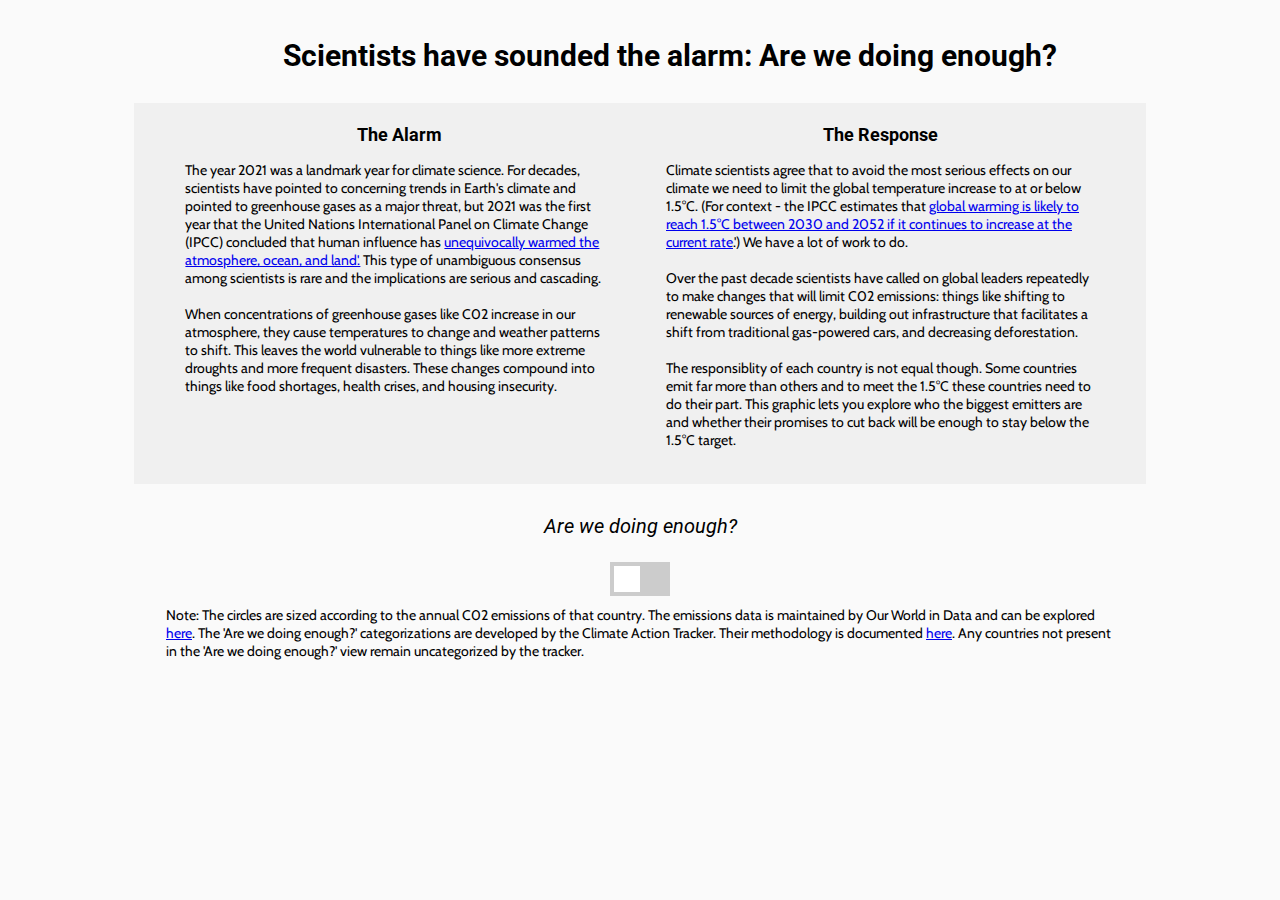
<file: final_project/index.html>
<!DOCTYPE html>
<html lang="en">

<head>
  <meta charset="utf-8">
  <title>Climate Change Graphic</title>
  <script type="text/javascript" src="https://d3js.org/d3.v7.min.js"></script>
  <link rel="stylesheet" href="main.css">
  <link rel="preconnect" href="https://fonts.googleapis.com">
  <link rel="preconnect" href="https://fonts.gstatic.com" crossorigin>
  <link
    href="https://fonts.googleapis.com/css2?family=Cabin&family=Roboto:ital,wght@0,700;1,400&display=swap"
    rel="stylesheet">
</head>

<body>
  <div id='graphic'>
    <div id='mainTitle'>Scientists have sounded the alarm: Are we doing enough?
    </div>
    <div id='introParContainer'>
      <table>
        <tr>
          <th>The Alarm</th>
          <th>The Response</th>
        </tr>
        <tr>
          <td>
            <p>The year 2021 was a landmark year for
              climate science.
              For decades, scientists have pointed to concerning trends in
              Earth's
              climate and pointed to greenhouse gases as a major threat, but
              2021
              was
              the first year that the United Nations International Panel on
              Climate Change (IPCC) concluded that human influence has
              <a
                href='https://www.ipcc.ch/report/ar6/wg1/downloads/report/IPCC_AR6_WGI_SPM_final.pdf'>unequivocally
                warmed the
                atmosphere, ocean, and land'.</a> This type of unambiguous
              consensus
              among
              scientists is rare and the implications are serious and cascading.
              <br><br>
              When concentrations of greenhouse gases like C02 increase in our
              atmosphere, they cause temperatures to change and weather patterns
              to
              shift. This leaves the world vulnerable to things like more
              extreme
              droughts and more frequent disasters. These changes compound into
              things
              like food
              shortages, health
              crises, and housing insecurity.
            </p>
          </td>
          <td>
            <p>Climate
              scientists agree that to avoid the most
              serious effects on our climate we need to limit the global
              temperature
              increase to at or below 1.5°C. (For context - the IPCC
              estimates that <a
                href='https://www.ipcc.ch/report/ar6/wg1/downloads/report/IPCC_AR6_WGI_SPM_final.pdf'>global
                warming is likely to reach 1.5°C
                between 2030 and 2052 if it continues to increase at the current
                rate</a>.')
              We have a lot of work to do.
              <br><br>
              Over the past decade scientists have called on global leaders
              repeatedly
              to make changes that will limit C02 emissions: things like
              shifting to renewable
              sources of energy, building out infrastructure that facilitates a
              shift from traditional gas-powered cars, and decreasing
              deforestation.
              <br><br>
              The responsiblity of each country is not equal though. Some
              countries
              emit far more than others and to meet the 1.5°C these
              countries need to do their part. This graphic lets you explore who
              the
              biggest emitters are and whether their promises to cut back will
              be
              enough to stay below the 1.5°C target.
            </p>
          </td>
        </tr>
      </table>
    </div>
    <div class='menuContainer'> Are we doing enough?
      <br><br>
      <label class="switch">
        <input type="checkbox">
        <span id='enoughButton' class="slider"></span>
      </label>
    </div>
    <div id='legendContainer'></div>
    <div id='mainGraphicContainer'>
    </div>
    <p id='footnote'>Note: The circles are sized according to the annual C02
      emissions of that
      country. The emissions data is maintained by Our World in Data
      and can be explored <a href='https://github.com/owid/co2-data'>here</a>.
      The 'Are we doing enough?' categorizations are developed by the Climate
      Action Tracker. Their methodology is documented <a
        href='https://climateactiontracker.org/methodology/cat-rating-methodology/'>here</a>.
      Any countries not present in the 'Are we doing enough?' view remain
      uncategorized by the tracker.
    </p>
  </div>

  <script src="graphic.js"></script>
</body>

</html>
</file>
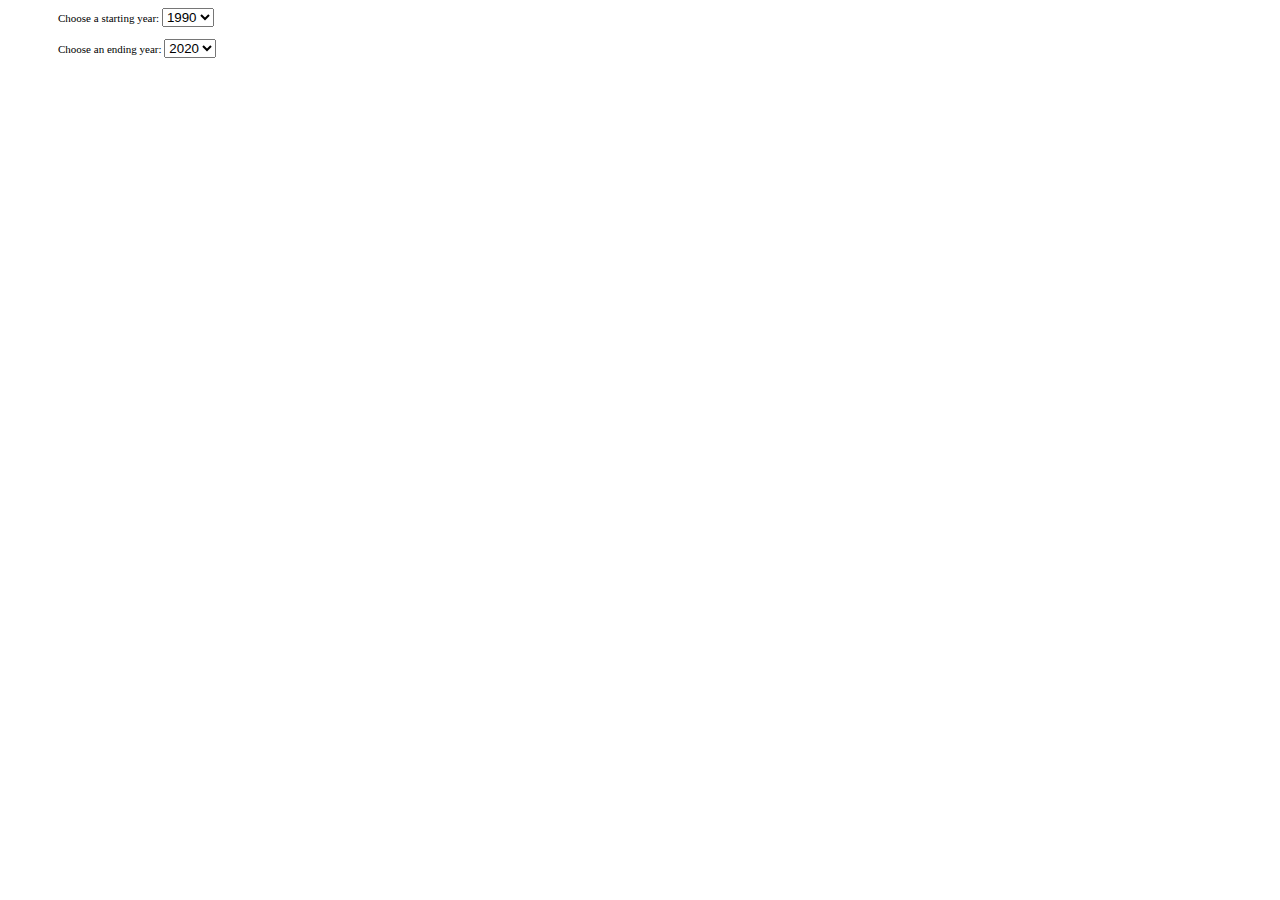
<file: week_5_HW/index.html>
<!DOCTYPE html>
<html lang="en">

<head>
    <meta charset="utf-8">
    <title>SVG Scatterplot Scales and Axes</title>
    <script type="text/javascript" src="https://d3js.org/d3.v7.min.js"></script>
    <style type="text/css">
        .title {
            font-size: 11px;
        }

        #selection-container {
            font-size: 11px;
            margin-left: 50px;
        }
    </style>
</head>

<body>
    <div id="selection-container">
        <form>
            <label>Choose a starting year:</label>
            <select name="startYear" id="startYear">
                <option value=1990 selected>1990</option>
                <option value=2000>2000</option>
                <option value=2010>2010</option>
                <option value=2020>2020</option>
            </select>
            <br>
            <br>
            <label>Choose an ending year:</label>
            <select name="endYear" id="endYear">
                <option value=1990>1990</option>
                <option value=2000>2000</option>
                <option value=2010>2010</option>
                <option value=2020 selected>2020</option>
            </select>
        </form>

    </div>

    <script type="text/javascript">

        function perChangeCalc(popStart, popEnd) {
            return (popEnd - popStart) / popStart * 100
        }

        //Read population change data
        const dataPromise = d3.csv('data/state_pop_change_1990to2020.csv')
        dataPromise.then(function (data) {

            //Grab current form selection to initiate
            let startYear = d3.select('#startYear').property("value")
            let endYear = d3.select('#endYear').property("value")

            //STEP 1 - Clean data

            data.forEach((d) => {
                d['1990'] = +d['1990'].replace(' ', '').replace(',', '').trim()
                d['2000'] = +d['2000'].replace(' ', '').replace(',', '').trim()
                d['2010'] = +d['2010'].replace(' ', '').replace(',', '').trim()
                d['2020'] = +d['2020'].replace(' ', '').replace(',', '').trim()
                d['state'] = d['state'].replace('.', '').trim()
            })

            data.forEach((d) => {
                d['perChange'] = perChangeCalc(d[String(startYear)], d[String(endYear)])
            })

            //Calculate percentage

            console.log(data)

            /*STEP 2 - Define path of shape so that it can be dynamically
            adjusted in size*/
            var trianglePath = (length) => `M0,50 L40,50 L20,${50 - length}`


            //STEP 3 - Define SVG object attributes, scales, and axes

            //Define constants necessary later
            const canvasWidth = 800;
            const canvasHeight = 1000;
            const triangleBase = 50;
            const triangleWidth = 40
            const perRow = 7;
            const size = 70;
            const sizeY = 100;
            // const domainPop = d3.extent(data.map(d => Math.abs(d['pop_change'])))

            //Define scale that will control length of triangle
            const lengthScale = d3.scaleLinear()
                .domain([0, 100])
                .range([10, 50])


            //STEP 4 - Append the SVG shapes to the page sized to data

            //Append SVG canvas
            const svg = d3.select('body')
                .append('svg')
                .attr('height', canvasHeight)
                .attr('width', canvasWidth)

            //Making group for each state and position it according to a grid
            const g = svg.selectAll("g")
                .data(data, d => d['state'])
                .enter()
                .append("g")
                .attr("transform", (d, i) => {
                    const x = (i % perRow + 1) * size;
                    const y = (Math.floor(i / perRow) + .55) * sizeY;
                    return 'translate(' + [x, y] + ')';
                })

            //Append paths sized and oriented by population change
            g.append('path')
                .attr('d', d => trianglePath(lengthScale(Math.abs(d['perChange']))))
                .attr('fill', d => (d['perChange'] < 0) ? '#E66100' : '#5D3A9B')
                .attr("stroke", '#ffffff')
                .attr("stroke-width", "1px")
                .attr('transform', (d) => {
                    var triangleLength = lengthScale(Math.abs(d['perChange']))
                    if (d['perChange'] < 0) {
                        var rotate = 180;
                    }
                    else {
                        var rotate = 0;
                    }
                    return 'rotate(' + rotate + ',' + triangleWidth / 2 + ',' + (triangleBase - triangleLength / 2) + ')';
                })


            //Append labels for states
            g.append("text")
                .attr("x", triangleWidth / 2)
                .attr("y", triangleBase + 20)
                .attr("text-anchor", "middle")
                .text(d => d['state'])
                .attr('font-size', '10px')

            //Append title
            svg.append('text')
                .attr("x", 50)
                .attr("y", 25)
                .text("Percent change in state population between these years:")
                .attr('class', 'title')


            //STEP 5 - Add interactivity so user can change years

            //Grab current form inputs when user hovers so that I can
            //reinitialize to these if the next user input fails
            d3.selectAll("select").on("mouseover", (event, d) => {
                console.log('mouseover')
                //Grab current form selection to initiate
                currentStartYear = d3.select('#startYear').property("value")
                currentEndYear = d3.select('#endYear').property("value")
            })

            //Listen for whether either selection is changed in form
            d3.selectAll("select").on("change", (event, d) => {

                //Update startYear or EndYear depending on which was changed
                if (event.currentTarget.id == 'startYear') {
                    startYear = +event.currentTarget.value
                    console.log(startYear)
                }
                else {
                    endYear = +event.currentTarget.value
                    console.log(endYear)
                }

                //Check that selection is valid
                if (startYear >= endYear) {
                    alert("Start year must be before end year. Please reselect.")
                    d3.select('#startYear').property("value", currentStartYear)
                    d3.select('#endYear').property("value", currentEndYear)
                }
                else { // If valid, update size, orientation, and color of triangles

                    //Recalculate population change based on entry of years
                    data.forEach((d) => {
                        d['perChange'] = perChangeCalc(d[String(startYear)], d[String(endYear)])
                    })

                    //Update size of triangles and then color/orientation
                    d3.selectAll('g')
                        .data(data, d => d['state'])
                        .selectAll('path')
                        .transition()
                        .duration(2000)
                        .ease(d3.easeQuadIn)
                        .attr('d', d => trianglePath(lengthScale(Math.abs(d['perChange']))))
                        .transition()
                        .duration(2000)
                        .attr('fill', d => (d['perChange'] < 0) ? '#E66100' : '#5D3A9B')
                        .attr('transform', (d) => {
                            var triangleLength = lengthScale(Math.abs(d['perChange']))
                            if (d['perChange'] < 0) {
                                var rotate = 180;
                            }
                            else {
                                var rotate = 0;
                            }
                            return 'rotate(' + rotate + ',' + triangleWidth / 2 + ',' + (triangleBase - triangleLength / 2) + ')';
                        })
                    // update()
                }
            })

        })



    </script>
</body>

</html>
</file>
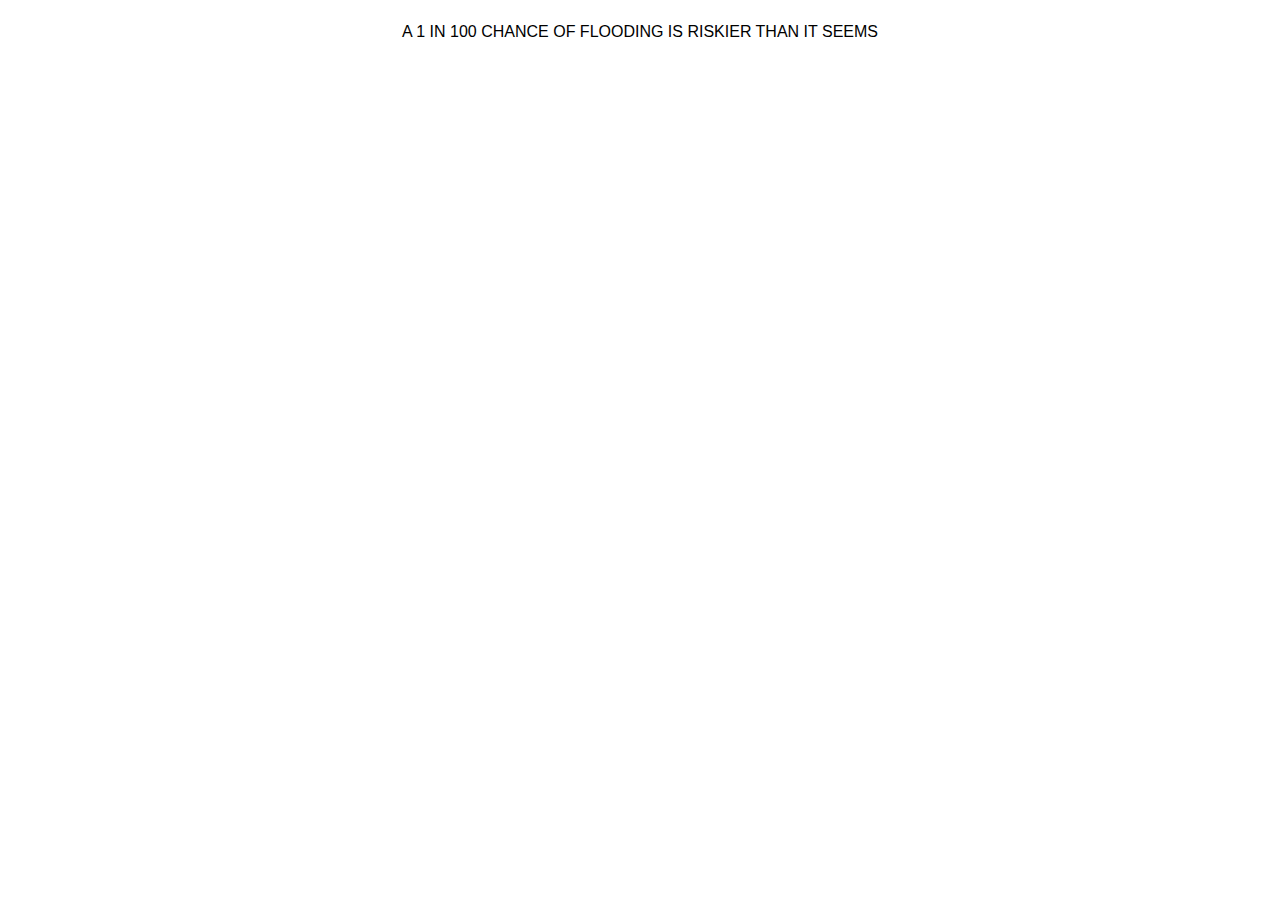
<file: week_9_HW/index.html>
<!DOCTYPE html>
<html lang="en">

<head>
  <meta charset="utf-8">
  <title>Force Network Graph Example</title>
  <script type="text/javascript" src="https://d3js.org/d3.v7.min.js"></script>
  <style type="text/css">
    /* #graphic {
    /* border: 2px solid green; */
    /* } */

    .subGraphicContainer {
      /*Don't understand why they stack if I put this up to 50%*/
      width: 49.7%;
      /*Makes the divs sit side by side */
      float: left;
      /* padding: 30px; */
      /* border: 2px solid red; */
    }

    .subGraphicTitle {
      text-align: center;
      /* border: 2px solid blue; */
      text-transform: uppercase;
      font-family: Verdana, Geneva, Tahoma, sans-serif;
      padding-bottom: 30px;
      padding-top: 30px;
    }

    .mainTitle {
      text-align: center;
      text-transform: uppercase;
      font-family: Verdana, Geneva, Tahoma, sans-serif;
      padding: 15px;
    }
  </style>
</head>
<div id='graphic' class='mainTitle'>A 1 in 100 chance of flooding is riskier
  than it seems</div>

<body>
  <script type="text/javascript">

    //Define a config object that I can pass to forceNetwork()
    config = {
      svgWidth: 400,
      svgHeight: 400,
      parentSelector: 'graphic-chart-container',
      subGraphics: [
        {
          probability: '1 in 100',
          position: 'leftGraphic',
          numSelected: 1,
          text: '1 in 100 chance of flooding in a year'
        },
        {
          probability: '64 in 100',
          position: 'rightGraphic',
          numSelected: 64,
          text: '64 in 100 chance of flooding in 100 years'
        }
      ]
    }

    //Create dataset to represent 100 circles
    const numNodes = 100;
    let nodesData = d3.range(numNodes).map(function (d, i) {
      return {
        id: i,
        selected: false,
        radius: 4
      }
    });

    //Create container for each forceNetwork div
    let chartParent = `<div id ="${config.parentSelector}"></div>`
    document.querySelector('#graphic')
      .insertAdjacentHTML('beforeend', chartParent)

    //Create separate divs for each forceNetwork plot and draw network within each
    config.subGraphics.forEach(subGraphic => {
      let subDiv = `<div id ="${subGraphic.position}" class ="subGraphicContainer"></div>`
      document.querySelector(`#${config.parentSelector}`)
        .insertAdjacentHTML('beforeend', subDiv)

      //Adjust the config for each forceNetwork subplot to have the subplot ID
      let subPlotConfig = deepCopy(config)
      subPlotConfig.parentSelector = `#${subGraphic.position}`

      forceNetwork(nodesData, subPlotConfig)


    })

    //This is a function written by people at my job that I use a lot
    function deepCopy(obj) {
      return JSON.parse(JSON.stringify(obj))
    }

    /*Write a function that can be called within each div to draw a
    network based on config*/
    function forceNetwork(nodesData, config) {

      //Filter the config object to the subplot that is being drawn
      let graphicSelected = config.subGraphics.filter(d => {
        return d.position == config.parentSelector.replace('#', '')
      })[0]

      //Create a subgraphic div in container for force network
      let subTitleDiv = `<div id ="${graphicSelected.probability}" class ="subGraphicTitle">${graphicSelected.text}</div>`
      document.querySelector(`${config.parentSelector}`)
        .insertAdjacentHTML('beforeend', subTitleDiv)

      //Append svg to each subgraphic div
      const svg = d3.select(config.parentSelector)
        .append('svg')
        .attr('width', config.svgWidth)
        .attr('height', config.svgHeight)

      //Select nodes to color differently (based on config)
      nodesData.forEach((d, i) => {
        if (i < graphicSelected.numSelected) {
          d.selected = true
        }
        else {
          d.selected = false
        }
      })

      //Create force simulation
      const simulation = d3.forceSimulation(nodesData)
        .force("charge", d3.forceManyBody().strength(-1))
        .force("center", d3.forceCenter().x(config.svgWidth / 2).y(config.svgHeight / 2))
        .force("collision", d3.forceCollide().radius(d => d.num));


      //Append circles for each node in force simulation and color seelcted ones
      const nodes = svg.selectAll("circle")
        .data(nodesData)
        .enter()
        .append("circle")
        .attr("r", d => d.radius) //radius is set by data
        .style("fill", (d) => {
          if (d.selected) {
            return 'orange'
          }
          else {
            return 'black'
          }
        })
        .style("fill", (d) => {
          if (d.selected) {
            return 'orange'
          }
          else {
            return 'black'
          }
        });

      //Use tick event to position as simulation runs
      simulation.on("tick", (event, d) => {

        nodes.attr("cx", d => d.x)
          .attr("cy", d => d.y);

      });


    }





  </script>
</body>

</html>
</file>
<file: final_project/main.css>
body{
    background: #fafafa;
}

.subGraphicContainer {
    margin:1px;
    width: 45%;
    text-align:left;
    display:inline-block;  
}

.subGraphicTitle {
    text-align: center;
    text-transform: uppercase;
    font-family: Verdana, Geneva, Tahoma, sans-serif;
    padding-bottom: 5px;
    padding-top: 30px;
}


.menuContainer {
    width: 100%;
    margin: auto;
    padding: 30px 40px 0px 0px;
    text-align: center;
    font-family: 'Roboto', sans-serif;
    font-size: 20px;
    font-style: italic;
    font-weight: normal;

}

#mainTitle {
    text-align: center;
    font-family: 'Roboto', sans-serif;
    font-size: 30px;
    padding: 30px;
    width: 100%;
    margin: auto;
    font-weight: bold;
}

table {
    table-layout: fixed ;
    width: 80%;
    margin: auto;
    padding: 20px 0;
    border-spacing: 50px 0;
    background: #f0f0f0;

}

td {
    vertical-align: top;
    text-align: left;
    width: 50%;

}

th{
    font-family: 'Roboto', sans-serif;
    font-size: 18px;
}

tr {
    font-family: 'Cabin', sans-serif;
    font-size: 14px;
}

svg {
    display: block;
    margin: auto;
}

.radioNone {
    display: none;
}

#tooltip{
    position: absolute;
    width: 100px;
    height: 20px;
    padding: 10px 10px 0;    
    text-align: center; 
    font-family:sans-serif;
    font-size: 12px;
    font-weight: 550;
    background: white; 
    border-radius: 8px;
    outline: 1px dotted black;
}

#explanatoryText{
    display: table;
    padding: 0 0 0px 200px;

}

#explanatoryText span {
    display: table-cell;
    vertical-align: middle;
    font-family: 'Cabin', sans-serif;
    font-size: 20px;

}



#graphic-chart-container{
    text-align:center;
    width:100%;
}

#legendContainer{
    display:fixed;  

}

#farLeftText .subGraphicTitle {
    color: #ffffff;
    padding: 0px 0px 0px 0px;

}

#all-countries {
    color: #ffffff;
    padding: 0px 0px 0px 0px;

}

#footnote{
    width: 75%;
    text-align: left;
    margin: auto;
    font-family: 'Cabin', sans-serif;
    font-size: 14px;
    padding: 10px 0;
}

.no-countries{
    font-family: 'Cabin', sans-serif;
    font-size: 20px;
    font-weight: normal;
    font-style: italic;
    text-align: center;
}

/*CSS for toggle switch came from: https://www.w3schools.com/howto/howto_css_switch.asp*/
.switch {
    position: relative;
    display: inline-block;
    width: 60px;
    height: 34px;
}

.switch input {
    opacity: 0;
    width: 0;
    height: 0;
}

.slider {
    position: absolute;
    cursor: pointer;
    top: 0;
    left: 0;
    right: 0;
    bottom: 0;
    background-color: #ccc;
    -webkit-transition: .4s;
    transition: .4s;
}

.slider:before {
    position: absolute;
    content: "";
    height: 26px;
    width: 26px;
    left: 4px;
    bottom: 4px;
    background-color: white;
    -webkit-transition: .4s;
    transition: .4s;
}

input:checked+.slider {
    background-color: #2196F3;
}

input:focus+.slider {
    box-shadow: 0 0 1px #2196F3;
}

input:checked+.slider:before {
    -webkit-transform: translateX(26px);
    -ms-transform: translateX(26px);
    transform: translateX(26px);
}

.slider.round {
    border-radius: 34px;
}

.slider.round:before {
    border-radius: 50%;
}
</file>
